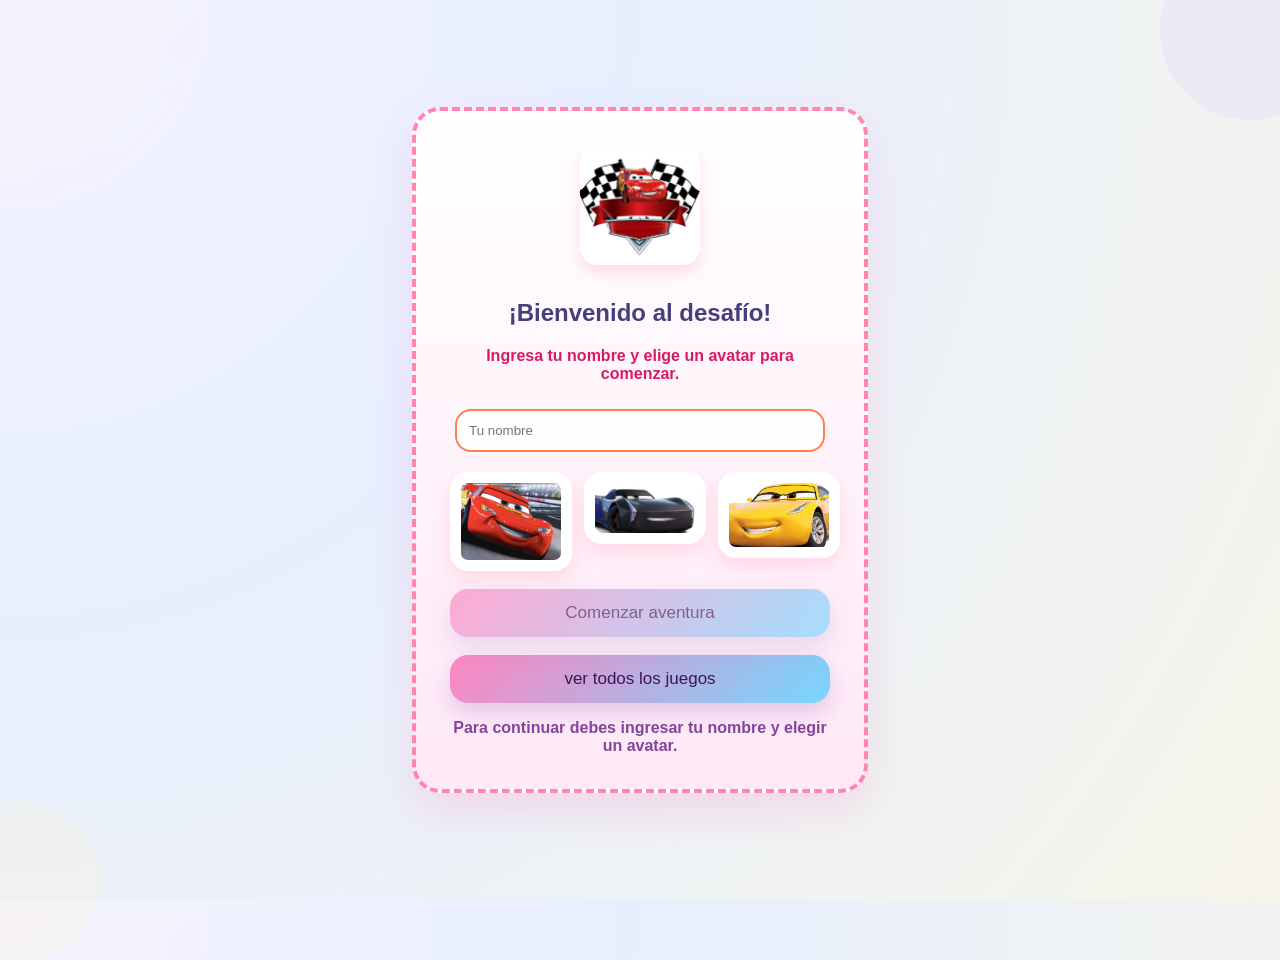
<file: index.html>
<!DOCTYPE html>
<html lang="es">

<head>
    <meta charset="UTF-8">
    <meta name="viewport" content="width=device-width, initial-scale=1.0">
    <title>Inicio - Juegos</title>
    <link rel="icon" href="img/icono.png" type="image/png">
    <link rel="stylesheet" href="css/estilo_inicio.css">
</head>

<body>
    <div class="container">
        <img src="img/logo principal.png" alt="Logo juego" class="logo">
        <h2>¡Bienvenido al desafío!</h2>
        <p class="subtitulo">Ingresa tu nombre y elige un avatar para comenzar.</p>

        <input id="nombre" type="text" placeholder="Tu nombre">

        <div class="avatars">
            <img src="img/avatar1.png" alt="Avatar 1" onclick="seleccionar(this)">
            <img src="img/avatar2.png" alt="Avatar 2" onclick="seleccionar(this)">
            <img src="img/avatar3.png" alt="Avatar 3" onclick="seleccionar(this)">
        </div>

        <button id="btn" onclick="ingresar()">Comenzar aventura</button>
        <button type="button" onclick="window.location.href='todos.html'">ver todos los juegos</button>
        <div id="feedback" class="mensaje-voz"></div>
    </div>

    <script src="js/index.js"></script>
</body>

</html>
</file>
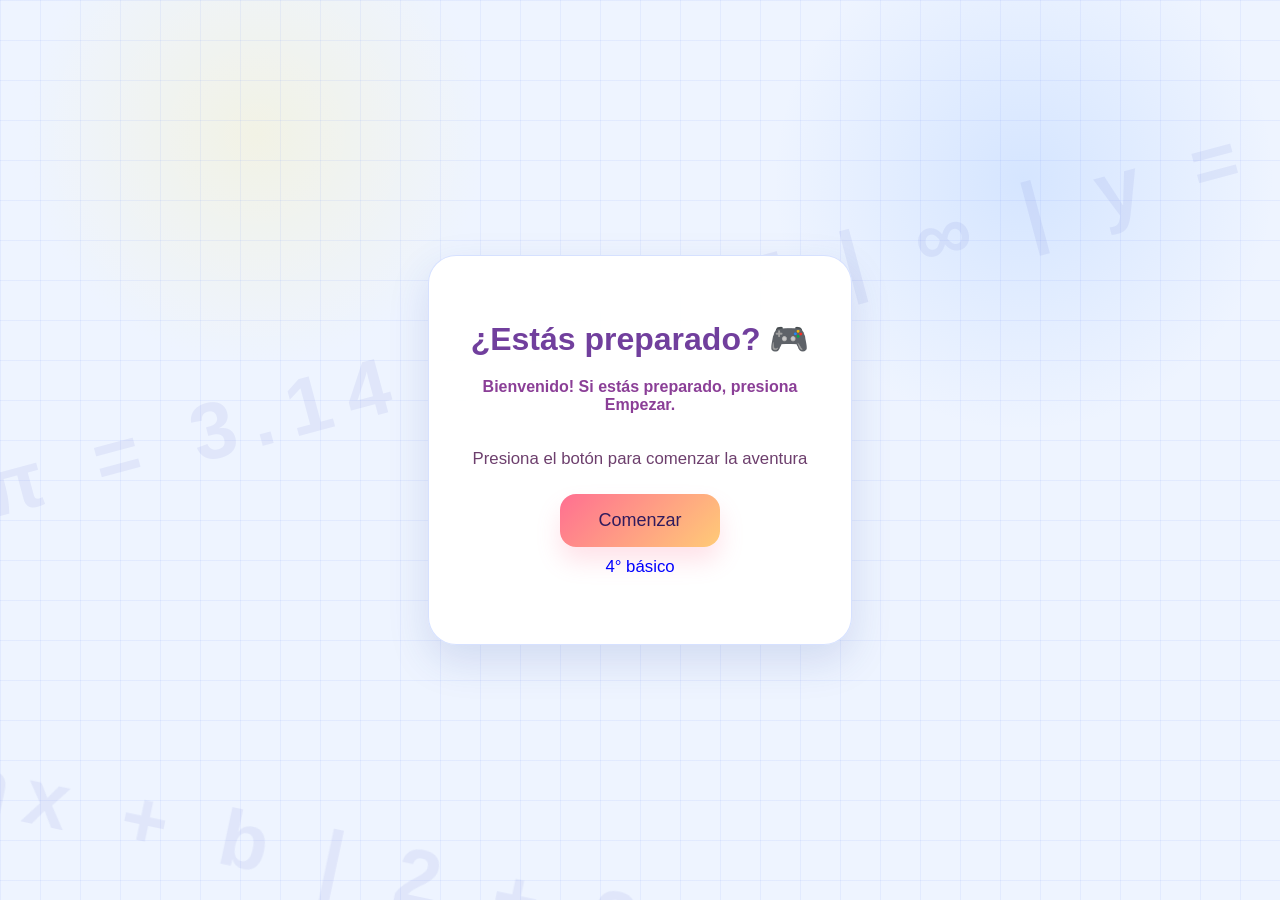
<file: bienvenida.html>
<!DOCTYPE html>
<html lang="es">

<head>
    <meta charset="UTF-8">
    <meta name="viewport" content="width=device-width, initial-scale=1.0">
    <title>Preparado</title>
    
    <link rel="icon" href="img/icono.png" type="image/png">

    <link rel="stylesheet" href="css/preparado.css">
</head>

<body>

<div class="fondo-matematico"></div>
<div class="container">


    <h1>¿Estás preparado? 🎮</h1>

    <!-- Mostrar nombre -->
    <h2 id="nombreJugador"></h2>

    <!-- Mensaje de voz -->
    <div id="mensajeVoz" class="mensaje-voz"></div>

    <!-- Mostrar avatar -->
    <img id="avatar" width="120">

    <p>Presiona el botón para comenzar la aventura</p>

    <button onclick="empezar()">Comenzar</button>
    <p style="color: blue; margin-top: 10px;">4° básico</p>

</div>

<script src="js/bienvenida.js"></script>

</body>
</html>
</file>
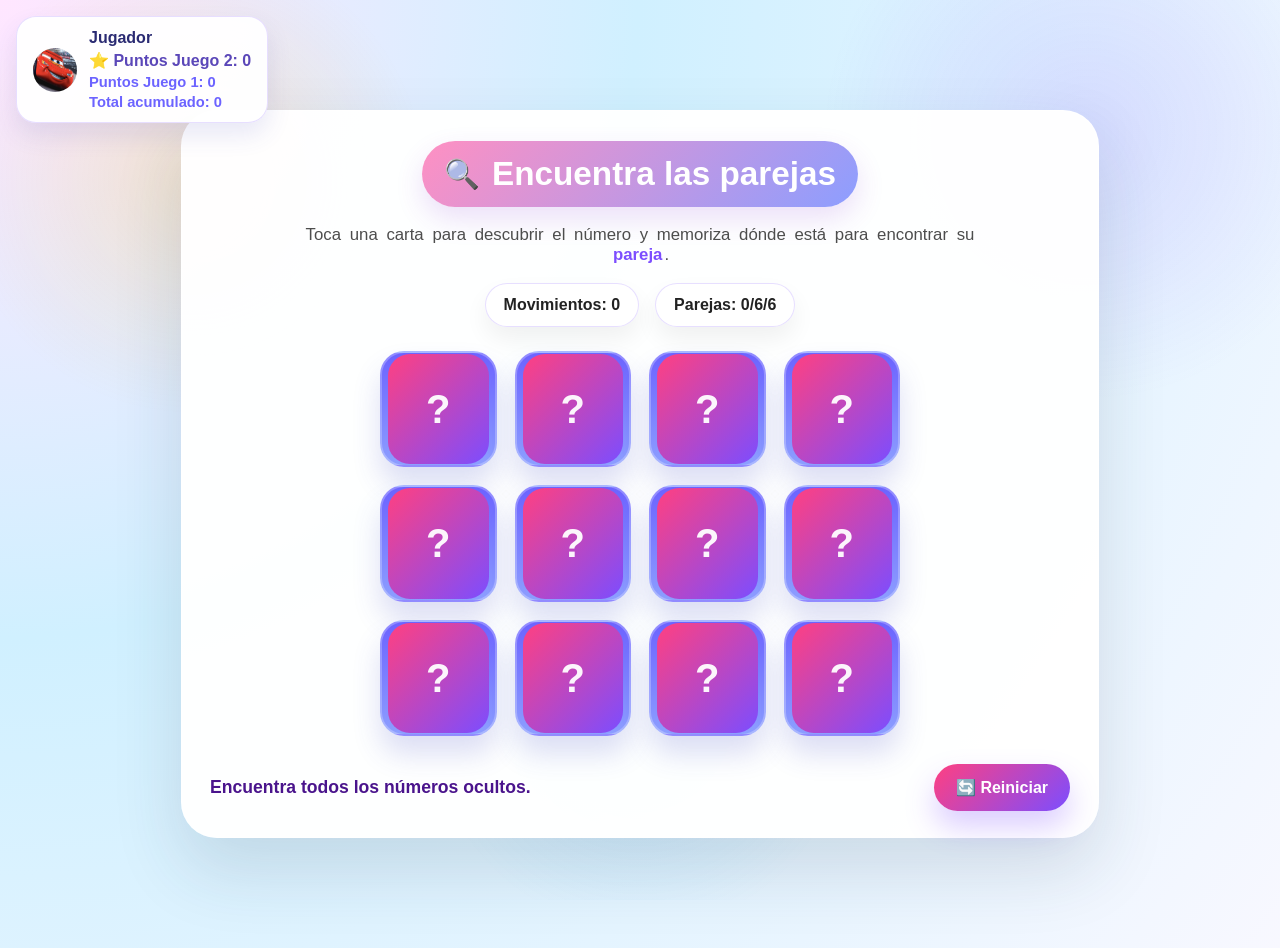
<file: juego2.html>
<!DOCTYPE html>
<html lang="es">
<head>
    <meta charset="UTF-8">
    <meta name="viewport" content="width=device-width, initial-scale=1.0">
    <title>Juego de Memoria de Números</title>
    <link rel="stylesheet" href="css/juego2.css">
    <link rel="icon" href="img/icono.png" type="image/png">
</head>
<body>
    <div class="page-bg"></div>
    <div id="confetti-container" class="confetti-container"></div>

    <div class="game-shell">
        <div class="player-panel">
            <div class="player-card">
                <img id="avatarJugador" class="player-avatar" src="img/avatar1.png" alt="Avatar jugador">
                <div class="player-info">
                    <div id="nombreJugador" class="player-name">Jugador</div>
                    <div id="puntajeJuego2" class="player-score">⭐ Puntos Juego 2: 0</div>
                    <div id="puntajeJuego1" class="player-subscore">Puntos Juego 1: 0</div>
                    <div id="puntajeTotal" class="player-subscore">Total acumulado: 0</div>
                </div>
            </div>
        </div>
        <header class="game-header">
            <div class="title-pill">
                <span class="icono">🔍</span>
                <h1>Encuentra las parejas</h1>
            </div>
            <p class="descripcion" id="textoAnimado">
                <span class="palabra">Toca</span>
                <span class="palabra">una</span>
                <span class="palabra">carta</span>
                <span class="palabra">para</span>
                <span class="palabra">descubrir</span>
                <span class="palabra">el</span>
                <span class="palabra">número</span>
                <span class="palabra">y</span>
                <span class="palabra">memoriza</span>
                <span class="palabra">dónde</span>
                <span class="palabra">está</span>
                <span class="palabra">para</span>
                <span class="palabra">encontrar</span>
                <span class="palabra">su</span>
                <span class="palabra pareja">pareja</span>.
            </p>
            <div class="stats-bar">
                <div class="stat">Movimientos: <span id="movimientos">0</span></div>
                <div class="stat">Parejas: <span id="parejas">0</span>/6</div>
            </div>
        </header>

        <div id="game" class="tablero"></div>

        <div class="result-row">
            <p id="mensaje" class="mensaje">Encuentra todas las parejas ocultas.</p>
            <button id="reiniciar" class="boton-reiniciar">🔄 Reiniciar</button>
        </div>
    </div>

    <script src="js/juego2.js"></script>
</body>
</html>
</file>
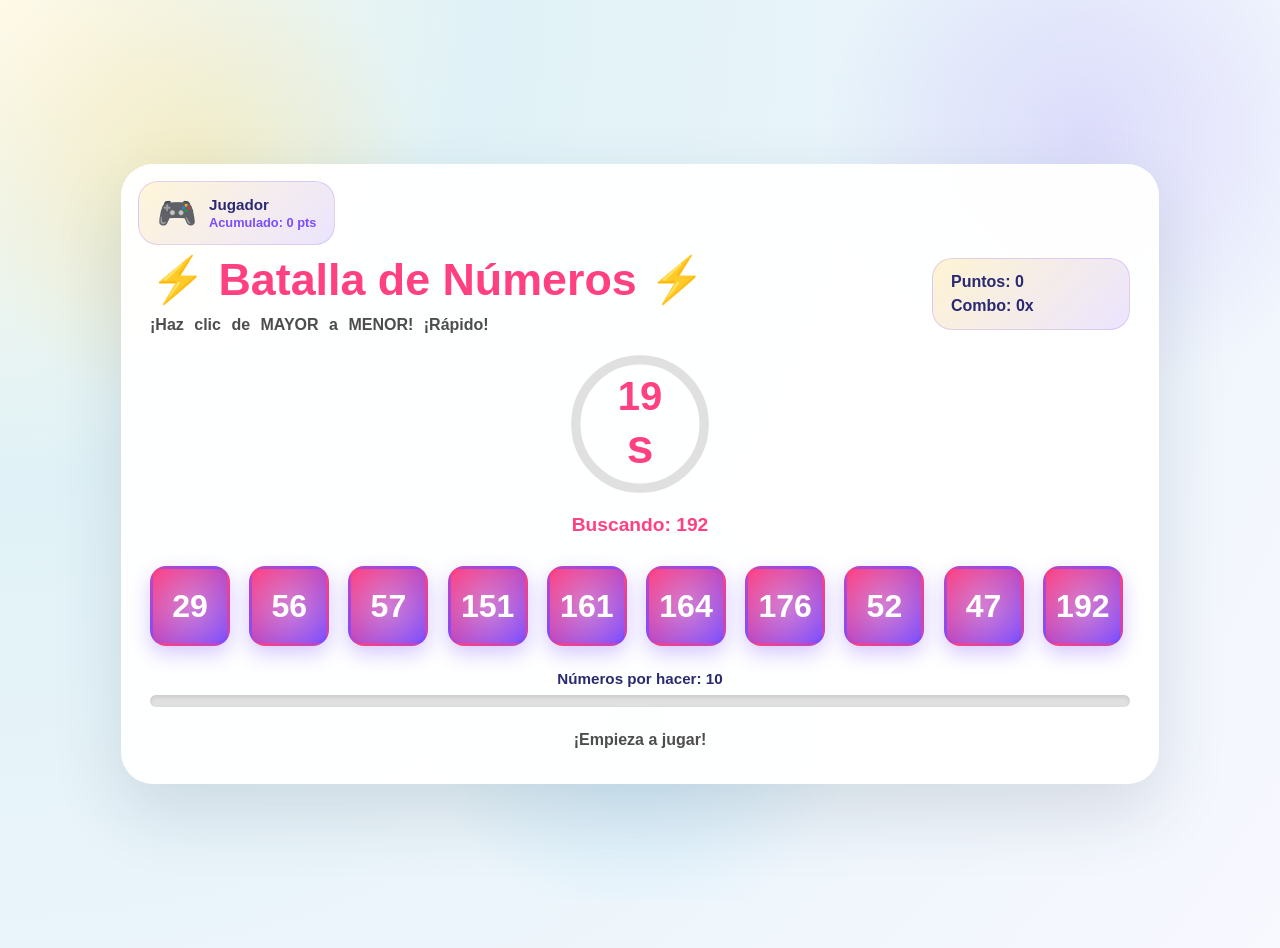
<file: juego4.html>
<!DOCTYPE html>
<html lang="es">
<head>
    <meta charset="UTF-8">
    <meta name="viewport" content="width=device-width, initial-scale=1.0">
    <title>Batalla de Números</title>
    <link rel="stylesheet" href="css/juego4.css">
    <link rel="icon" href="img/icono.png" type="image/png">
</head>
<body>
    <div class="page-bg"></div>
    <div id="confetti-container" class="confetti-container"></div>

    <div class="game-shell">
        <!-- Panel de Perfil -->
        <div class="player-panel">
            <div class="player-avatar">🎮</div>
            <div class="player-info">
                <p class="player-name" id="player-name">Jugador</p>
                <p class="player-subscore">Acumulado: <span id="player-accumulated">0</span> pts</p>
            </div>
        </div>

        <header class="game-header">
            <div class="top-row">
                <div>
                    <h1>⚡ Batalla de Números ⚡</h1>
                    <p class="descripcion">¡Haz clic de MAYOR a MENOR! ¡Rápido!</p>
                </div>
                <div class="score-card">
                    <div>Puntos: <span id="score">0</span></div>
                    <div>Combo: <span id="combo">0</span>x</div>
                </div>
            </div>
        </header>

        <!-- Temporizador y Barra -->
        <div class="timer-section">
            <div class="timer-circle">
                <svg viewBox="0 0 120 120">
                    <circle cx="60" cy="60" r="55" class="timer-bg"></circle>
                    <circle cx="60" cy="60" r="55" class="timer-progress" id="timer-progress"></circle>
                </svg>
                <div class="timer-text"><span id="timer">20</span>s</div>
            </div>
        </div>

        <div id="mensaje" class="mensaje">¡Comienza! 🚀</div>

        <!-- Grid de Números -->
        <div class="numeros-grid" id="numeros-grid"></div>

        <!-- Indicador de Progreso -->
        <div class="progress-section">
            <p>Números por hacer: <span id="remaining">0</span></p>
            <div class="progress-bar">
                <div class="progress-fill" id="progress-fill"></div>
            </div>
        </div>

        <!-- Botones Finales -->
        <div class="game-footer">
            <p id="estado" class="estado">¡Empieza a jugar!</p>
            <div id="botones-finales" class="botones-finales" style="display: none;">
                <button id="reiniciar" class="boton boton-reiniciar">🔄 Reiniciar</button>
                <button id="siguiente" class="boton boton-siguiente">Siguiente →</button>
            </div>
        </div>
    </div>

    <script src="js/juego4.js"></script>
</body>
</html>
</file>
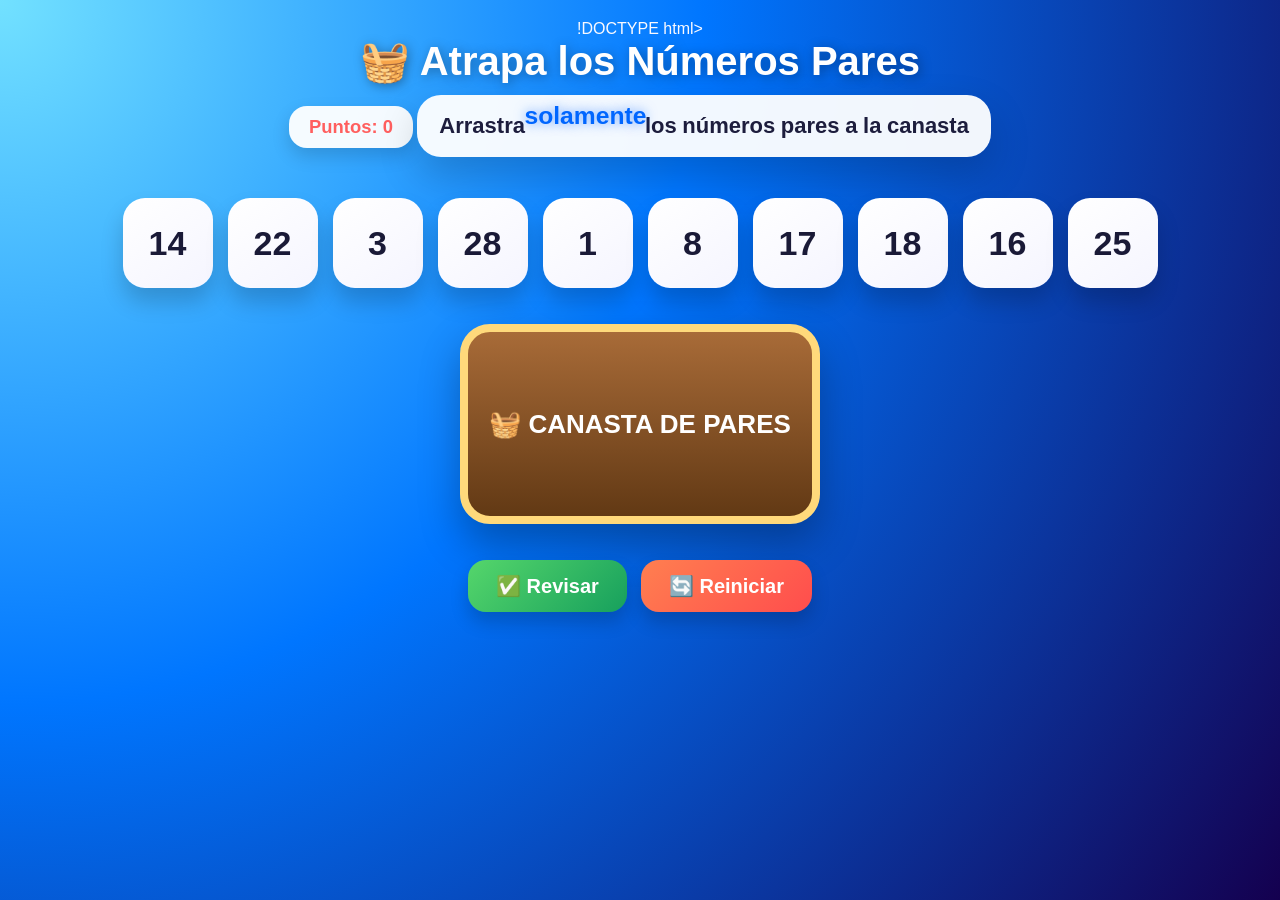
<file: juego5.html>
!DOCTYPE html>
<html lang="es">
<head>
    <meta charset="UTF-8">
    <meta name="viewport" content="width=device-width, initial-scale=1.0">
    <title>Canasta de Números Pares</title>
    <link rel="stylesheet" href="css/juego5.css">
</head>
<body>


    <h1>🧺 Atrapa los Números Pares</h1>


    <div class="puntuacion-display" id="puntuacion">Puntos: 0</div>


    <div class="pregunta" id="pregunta"></div>


    <div id="numeros" class="zona-numeros"></div>


    <div id="canasta" class="canasta">
        🧺 CANASTA DE PARES
    </div>


    <div class="botones">
        <button id="btnRevisar">✅ Revisar</button>
        <button id="btnReiniciar">🔄 Reiniciar</button>
        <a href="puntuacion.html" class="btn-puntuacion" id="btnPuntuaciones" style="display:none;">📊 Ver Puntuaciones</a>
    </div>


    <div id="mensaje"></div>
    <div id="confetti"></div>


    <script src="js/juego5.js"></script>


</body>
</html>
</file>
<file: css/estilo_inicio.css>
body {
        margin: 0;
        min-height: 100vh;
        font-family: 'Comic Sans MS', 'Comic Sans', Arial, sans-serif;
        background: radial-gradient(circle at top left, #f6f3ff, #e7efff 40%, #f7f5ea 100%);
        display: flex;
        justify-content: center;
        align-items: center;
        position: relative;
        overflow: hidden;
    }

    body::before,
    body::after {
        content: '';
        position: absolute;
        border-radius: 50%;
        opacity: 0.18;
    }

    body::before {
        width: 180px;
        height: 180px;
        background: #c8c4ff;
        top: -60px;
        right: -60px;
    }

    body::after {
        width: 160px;
        height: 160px;
        background: #fff5c2;
        bottom: -60px;
        left: -60px;
    }

    .container {
        background: linear-gradient(180deg, #ffffff, #ffe8f7);
        padding: 34px;
        width: 380px;
        border-radius: 28px;
        box-shadow: 0 18px 40px rgba(255, 105, 180, 0.18);
        text-align: center;
        border: 4px dashed rgba(255, 128, 171, 0.95);
        animation: aparecer 0.6s ease;
        position: relative;
        z-index: 1;
    }

    @keyframes aparecer {
        from { opacity: 0; transform: translateY(20px); }
        to { opacity: 1; transform: translateY(0); }
    }

    .logo {
        width: 120px;
        margin-bottom: 10px;
        border-radius: 18px;
        box-shadow: 0 8px 15px rgba(255,111,145,0.2);
    }

    h2, h3 {
        color: #463f7b;
        text-shadow: 1px 1px 0 rgba(255,255,255,0.7);
    }

    p {
        color: #76448a;
        font-size: 1rem;
        margin-bottom: 0;
    }

    input {
        width: 90%;
        padding: 12px;
        margin: 10px 0;
        border-radius: 16px;
        border: 2px solid #ff7f50;
        outline: none;
        transition: 0.3s;
        background: rgba(255,255,255,0.9);
    }

    input:focus {
        border-color: #ff4db4;
        box-shadow: 0 0 10px rgba(255,77,180,0.4);
    }

    .avatars {
        display: grid;
        grid-template-columns: repeat(3, 1fr);
        gap: 12px;
        margin-top: 10px;
    }

    .avatars img.activo {
    border: 4px solid #ff9800;
    border-radius: 50%;
    transform: scale(1.1);
    }

    .avatars img:hover {
        transform: scale(1.1);
    }

    .selected {
        border: 3px solid brown !important;
        transform: scale(1.1);
    }

    button {
        margin-top: 18px;
        padding: 14px;
        width: 100%;
        font-size: 17px;
        background: linear-gradient(135deg, #ff85c0, #76d6ff);
        color: #3b1656;
        border: none;
        border-radius: 18px;
        cursor: pointer;
        transition: 0.3s;
        box-shadow: 0 10px 22px rgba(96, 45, 150, 0.18);
    }

    button:disabled {
        background: #e0e0e0;
        color: #888;
        cursor: not-allowed;
        box-shadow: none;
    }

    button:hover:not(:disabled) {
        transform: translateY(-2px);
        background: linear-gradient(135deg, #ff4dc5, #4dc9ff);
    }

    button.animando {
        animation: ingresar-accion 0.4s ease;
    }

    @keyframes ingresar-accion {
        0% {
            transform: scale(1);
            box-shadow: 0 10px 22px rgba(96, 45, 150, 0.18);
        }
        50% {
            transform: scale(1.06);
            box-shadow: 0 14px 28px rgba(96, 45, 150, 0.22);
        }
        100% {
            transform: scale(1);
            box-shadow: 0 10px 22px rgba(96, 45, 150, 0.18);
        }
    }

    .mensaje-voz {
        min-height: 1.4rem;
        margin: 16px auto 0;
        color: #7d3c98;
        font-size: 1rem;
        font-weight: 700;
        opacity: 0.95;
    }

    .subtitulo {
        color: #d81b60;
        font-size: 1rem;
        margin: 0 0 16px;
        font-weight: 600;
    }

    .inactivo {
        opacity: 0.65;
    }

    .avatars img{
        width: 100px;
        cursor: pointer;
        border: 3px solid transparent;
        border-radius: 18px;
        transition: 0.3s;
        box-shadow: 0 8px 18px rgba(255, 111, 145, 0.18);
        background: #fff;
        padding: 8px;
    }

    .avatars img:hover{
        transform: scale(1.08);
    }

    .avatars img.activo{
        border: 4px solid #ffea00;
        border-radius: 50%;
        transform: scale(1.14);
        box-shadow: 0 10px 20px rgba(255, 235, 59, 0.25);
    }
    .confeti{

    position: fixed;

    width: 12px;
    height: 12px;

    top: -20px;

    border-radius: 50%;

    animation: caer linear forwards;

    z-index: 9999;
}

@keyframes caer{

    to{

        transform: translateY(110vh) rotate(720deg);

    }

}
</file>
<file: css/preparado.css>
body{
        margin: 0;
        padding: 0;
        font-family: 'Comic Sans MS', 'Comic Sans', Arial, sans-serif;
        background: #e9f1ff;
        min-height: 100vh;
        display: flex;
        justify-content: center;
        align-items: center;
        overflow: hidden;
        position: relative;
    }

    .fondo-matematico {
        position: fixed;
        inset: 0;
        z-index: 0;
        background-color: #eef4ff;
        background-image:
            linear-gradient(rgba(88, 115, 246, 0.08) 1px, transparent 1px),
            linear-gradient(90deg, rgba(88, 115, 246, 0.08) 1px, transparent 1px),
            radial-gradient(circle at 20% 15%, rgba(255, 237, 147, 0.24), transparent 18%),
            radial-gradient(circle at 80% 20%, rgba(114, 170, 255, 0.2), transparent 20%);
        background-size: 40px 40px, 40px 40px, auto, auto;
        pointer-events: none;
    }

    .fondo-matematico::before,
    .fondo-matematico::after {
        content: 'π  = 3.14  |  √x  |  Σ  |  ∞  |  y = mx + b  |  2 + 2 = 4  |  5² = 25';
        position: absolute;
        font-size: 5rem;
        font-weight: 800;
        color: rgba(62, 82, 185, 0.08);
        white-space: nowrap;
        letter-spacing: 0.2em;
        pointer-events: none;
    }

    .fondo-matematico::before {
        top: 10%;
        left: -5%;
        transform: rotate(-15deg);
    }

    .fondo-matematico::after {
        bottom: 8%;
        right: -5%;
        transform: rotate(12deg);
    }

    .container{
        background: rgba(255,255,255,0.98);
        padding: 42px;
        border-radius: 28px;
        text-align: center;
        box-shadow: 0 16px 40px rgba(49, 72, 160, 0.15);
        border: 1px solid rgba(139, 169, 255, 0.35);
        position: relative;
        z-index: 1;
    }

    h1{
        color: #713f9d;
        margin-bottom: 12px;
        text-shadow: 1px 1px 0 rgba(255,255,255,0.8);
    }

    h2 {
        color: #f15bb5;
        margin-bottom: 16px;
    }

    p{
        color: #6d3f6d;
        margin-bottom: 25px;
        font-size: 1.05rem;
    }

    button{
        background: linear-gradient(135deg, #ff6f91, #ffcb77);
        color: #311b5d;
        border: none;
        padding: 16px 38px;
        font-size: 18px;
        border-radius: 16px;
        cursor: pointer;
        transition: 0.3s;
        box-shadow: 0 14px 24px rgba(255,111,145,0.2);
    }

    button:hover{
        background: linear-gradient(135deg, #ff4db4, #ffb347);
        transform: scale(1.04);
    }

    .confeti {
        position: fixed;
        top: -20px;
        width: 8px;
        height: 8px;
        border-radius: 50%;
        opacity: 0.9;
        z-index: 9999;
        animation: caerConfeti linear forwards;
    }

    @keyframes caerConfeti {
        to {
            transform: translateY(110vh) rotate(720deg);
            opacity: 0;
        }
    }

    .mensaje-voz {
        margin: 16px auto 0;
        color: #8b3f97;
        font-size: 1rem;
        font-weight: 700;
        max-width: 320px;
    }

    .usuario{
        position: absolute;
        top: 20px;
        right: 20px;

        display: flex;
        align-items: center;
        gap: 10px;

        background: white;
        padding: 10px 15px;
        border-radius: 15px;

        box-shadow: 0 4px 10px rgba(0,0,0,0.2);
    }

    .usuario img{
        width: 50px;
        height: 50px;
        border-radius: 50%;
        object-fit: cover;
    }

    .usuario span{
        font-size: 18px;
        font-weight: bold;
    }
</file>
<file: css/juego2.css>
body {
    margin: 0;
    min-height: 100vh;
    font-family: 'Comic Sans MS', 'Comic Sans', Arial, sans-serif;
    background: radial-gradient(circle at top left, #ffe6ff, #d0f0ff 40%, #f8f8ff 100%);
    color: #222;
    display: flex;
    justify-content: center;
    align-items: center;
    padding: 24px;
}

.page-bg {
    position: fixed;
    inset: 0;
    background-image:
        radial-gradient(circle at 15% 20%, rgba(255, 193, 7, 0.18), transparent 18%),
        radial-gradient(circle at 85% 15%, rgba(124, 77, 255, 0.15), transparent 20%),
        radial-gradient(circle at 50% 80%, rgba(3, 169, 244, 0.12), transparent 22%);
    pointer-events: none;
}

.palabra {
    display: inline-block;
    margin: 0 2px;
    transition: all 0.3s ease;
}

.palabra.animate {
    animation: saltarPalabra 0.5s ease-in-out;
}

.palabra.pareja {
    font-weight: bold;
    color: #7c4dff;
}

@keyframes saltarPalabra {
    0% {
        transform: translateY(0) scale(1) rotate(0deg);
    }
    50% {
        transform: translateY(-15px) scale(1.15) rotate(-5deg);
    }
    100% {
        transform: translateY(0) scale(1) rotate(0deg);
    }
}

.confetti-container {
    position: fixed;
    inset: 0;
    pointer-events: none;
    overflow: hidden;
    z-index: 999;
}

.confetti-piece {
    position: absolute;
    width: 10px;
    height: 22px;
    border-radius: 3px;
    opacity: 0.95;
    animation: caerConfeti 1.8s ease-out forwards;
}

@keyframes caerConfeti {
    0% {
        transform: translateY(0) rotate(0deg);
        opacity: 1;
    }
    100% {
        transform: translateY(120vh) rotate(720deg);
        opacity: 0;
    }
}

.game-shell {
    position: relative;
    z-index: 1;
    width: min(98vw, 860px);
    padding: 30px 28px 26px;
    border-radius: 36px;
    background: rgba(255, 255, 255, 0.96);
    box-shadow: 0 32px 70px rgba(34, 60, 80, 0.14);
    border: 1px solid rgba(255, 255, 255, 0.72);
}

.player-panel {
    position: fixed;
    top: 16px;
    left: 16px;
    z-index: 999;
}

.player-card {
    display: flex;
    align-items: center;
    gap: 12px;
    padding: 12px 16px;
    border-radius: 20px;
    background: rgba(255, 255, 255, 0.95);
    border: 1px solid rgba(124, 77, 255, 0.18);
    box-shadow: 0 12px 24px rgba(67, 70, 193, 0.12);
}

.player-avatar {
    width: 44px;
    height: 44px;
    border-radius: 50%;
    display: grid;
    place-items: center;
    background: linear-gradient(135deg, #ff90c2, #8c9eff);
    color: white;
    font-size: 1.2rem;
}

.player-info {
    display: flex;
    flex-direction: column;
    align-items: flex-start;
    gap: 4px;
}

.player-subscore {
    margin: 0;
    color: #6c63ff;
    font-size: 0.92rem;
    font-weight: 600;
}

.player-name {
    font-weight: 800;
    color: #2a2a72;
}

.player-score {
    color: #5b47b8;
    font-weight: 700;
}

.game-header {
    text-align: center;
    margin-bottom: 24px;
}

.title-pill {
    display: inline-flex;
    align-items: center;
    gap: 12px;
    padding: 14px 22px;
    border-radius: 999px;
    background: linear-gradient(135deg, #ff90c2, #8c9eff);
    color: white;
    box-shadow: 0 12px 28px rgba(134, 56, 213, 0.16);
}

.title-pill h1 {
    margin: 0;
    font-size: clamp(1.8rem, 2.6vw, 2.6rem);
}

.icono {
    font-size: 1.8rem;
}

.descripcion {
    margin: 18px auto 0;
    max-width: 720px;
    font-size: 1.05rem;
    color: #4d4d4d;
}

.stats-bar {
    display: flex;
    justify-content: center;
    flex-wrap: wrap;
    gap: 16px;
    margin-top: 18px;
}

.stat {
    padding: 12px 18px;
    border-radius: 999px;
    background: rgba(255, 255, 255, 0.92);
    border: 1px solid rgba(124, 77, 255, 0.18);
    box-shadow: 0 12px 24px rgba(0, 0, 0, 0.06);
    font-weight: 700;
}

.tablero {
    display: grid;
    grid-template-columns: repeat(4, minmax(100px, 1fr));
    gap: 18px;
    margin: 24px auto 0;
    width: min(520px, 100%);
    justify-content: center;
}

.card {
    width: 100%;
    aspect-ratio: 1 / 1;
    border-radius: 24px;
    background: linear-gradient(180deg, #6c63ff, #8c9eff);
    box-shadow: 0 18px 28px rgba(67, 70, 193, 0.18);
    cursor: pointer;
    overflow: hidden;
    border: 2px solid rgba(255, 255, 255, 0.25);
    transition: transform 0.25s ease, box-shadow 0.25s ease;
    perspective: 800px;
}

.card:hover:not(.flipped):not(.matched) {
    transform: translateY(-4px);
}

.card-inner {
    width: 100%;
    height: 100%;
    position: relative;
    transform-style: preserve-3d;
    transition: transform 0.45s ease;
}

.card.flipped .card-inner,
.card.matched .card-inner {
    transform: rotateY(180deg);
}

.card-face {
    position: absolute;
    inset: 0;
    display: flex;
    justify-content: center;
    align-items: center;
    border-radius: 22px;
    backface-visibility: hidden;
}

.card-front {
    background: linear-gradient(135deg, #ff4081, #7c4dff);
    color: rgba(255, 255, 255, 0.95);
    font-size: clamp(2.5rem, 3vw, 3.5rem);
    font-weight: 900;
}

.card-back {
    background: #ffffff;
    color: #2a2a72;
    transform: rotateY(180deg);
    box-shadow: inset 0 0 0 1px rgba(33, 33, 33, 0.05);
    font-size: clamp(2rem, 3vw, 3rem);
    font-weight: 900;
}

.card.matched .card-back {
    background: linear-gradient(135deg, #43e97b, #38a169);
    color: white;
}

.result-row {
    display: flex;
    flex-wrap: wrap;
    justify-content: space-between;
    align-items: center;
    gap: 16px;
    margin-top: 28px;
}

.mensaje {
    flex: 1 1 280px;
    margin: 0;
    font-size: 1.1rem;
    font-weight: 700;
    color: #4a148c;
}

.boton-reiniciar {
    border: none;
    border-radius: 999px;
    padding: 14px 22px;
    background: linear-gradient(135deg, #ff4081, #7c4dff);
    color: white;
    font-size: 1rem;
    font-weight: 800;
    cursor: pointer;
    box-shadow: 0 16px 30px rgba(124, 77, 255, 0.28);
    transition: transform 0.2s ease, box-shadow 0.2s ease;
}

.boton-reiniciar:hover {
    transform: translateY(-2px);
    box-shadow: 0 20px 34px rgba(124, 77, 255, 0.34);
}

@media (max-width: 620px) {
    .tablero {
        grid-template-columns: repeat(3, minmax(100px, 1fr));
    }
}

@media (max-width: 460px) {
    .tablero {
        grid-template-columns: repeat(2, minmax(100px, 1fr));
    }
}

@media (max-width: 420px) {
    .game-shell {
        padding: 20px;
    }

    .title-pill {
        flex-direction: column;
        gap: 8px;
    }
}
</file>
<file: css/juego4.css>
body {
    margin: 0;
    min-height: 100vh;
    font-family: 'Comic Sans MS', 'Comic Sans', Arial, sans-serif;
    background: radial-gradient(circle at top left, #fff9e6, #e0f2f7 30%, #f8f8ff 100%);
    color: #2a2a72;
    display: flex;
    justify-content: center;
    align-items: center;
    padding: 24px;
}

.page-bg {
    position: fixed;
    inset: 0;
    background-image:
        radial-gradient(circle at 15% 20%, rgba(255, 193, 7, 0.18), transparent 18%),
        radial-gradient(circle at 85% 15%, rgba(124, 77, 255, 0.15), transparent 20%),
        radial-gradient(circle at 50% 80%, rgba(3, 169, 244, 0.12), transparent 22%);
    pointer-events: none;
}

.confetti-container {
    position: fixed;
    inset: 0;
    pointer-events: none;
    overflow: hidden;
    z-index: 999;
}

.confetti-piece {
    position: absolute;
    width: 10px;
    height: 22px;
    border-radius: 4px;
    opacity: 0.9;
    animation: caerConfeti 1.8s ease-out forwards;
}

@keyframes caerConfeti {
    0% {
        transform: translateY(0) rotate(0deg);
        opacity: 1;
    }
    100% {
        transform: translateY(120vh) rotate(720deg);
        opacity: 0;
    }
}

.game-shell {
    position: relative;
    z-index: 1;
    width: min(98vw, 980px);
    padding: 28px;
    border-radius: 32px;
    background: rgba(255, 255, 255, 0.96);
    box-shadow: 0 28px 70px rgba(34, 60, 80, 0.14);
    border: 1px solid rgba(255, 255, 255, 0.72);
}

/* Panel de Perfil */
.player-panel {
    position: absolute;
    top: 16px;
    left: 16px;
    display: flex;
    align-items: center;
    gap: 12px;
    padding: 12px 18px;
    background: linear-gradient(135deg, rgba(255, 193, 7, 0.15), rgba(124, 77, 255, 0.15));
    border-radius: 20px;
    border: 1px solid rgba(124, 77, 255, 0.2);
}

.player-avatar {
    font-size: 2rem;
}

.player-info {
    display: flex;
    flex-direction: column;
    gap: 2px;
}

.player-name {
    margin: 0;
    font-size: 0.95rem;
    font-weight: 800;
    color: #2a2a72;
}

.player-subscore {
    margin: 0;
    font-size: 0.8rem;
    color: #7c4dff;
    font-weight: 700;
}

.game-header {
    margin-bottom: 20px;
    margin-top: 60px;
}

.top-row {
    display: flex;
    justify-content: space-between;
    align-items: center;
    gap: 20px;
    flex-wrap: wrap;
}

.game-header h1 {
    margin: 0;
    font-size: clamp(2rem, 3.5vw, 3rem);
    color: #ff4081;
}

.descripcion {
    margin: 10px 0 0;
    color: #4d4d4d;
    font-size: 1rem;
    font-weight: 700;
}

/* Palabras animadas sincronizadas con el audio */
.descripcion .palabra {
    display: inline-block;
    margin-right: 6px;
    transition: transform 0.25s ease, color 0.25s ease;
}

.descripcion .palabra.animate {
    animation: palabraMove 0.6s ease forwards;
    color: #ff4081;
}

@keyframes palabraMove {
    0% { transform: translateY(0) scale(1); }
    40% { transform: translateY(-8px) scale(1.06); }
    100% { transform: translateY(0) scale(1); }
}

.score-card {
    display: inline-flex;
    flex-direction: column;
    gap: 6px;
    padding: 14px 18px;
    border-radius: 20px;
    background: linear-gradient(135deg, rgba(255, 193, 7, 0.18), rgba(124, 77, 255, 0.15));
    border: 1px solid rgba(124, 77, 255, 0.2);
    color: #2a2a72;
    font-weight: 700;
    min-width: 160px;
}

/* Temporizador */
.timer-section {
    display: flex;
    justify-content: center;
    margin: 20px 0;
}

.timer-circle {
    position: relative;
    width: 140px;
    height: 140px;
}

.timer-circle svg {
    width: 100%;
    height: 100%;
    transform: rotate(-90deg);
}

.timer-bg {
    fill: none;
    stroke: #e0e0e0;
    stroke-width: 8;
}

.timer-progress {
    fill: none;
    stroke: url(#timerGradient);
    stroke-width: 8;
    stroke-linecap: round;
    stroke-dasharray: 345.575;
    stroke-dashoffset: 0;
    transition: stroke-dashoffset 0.1s linear;
}

.timer-text {
    position: absolute;
    top: 50%;
    left: 50%;
    transform: translate(-50%, -50%);
    font-size: 3rem;
    font-weight: 900;
    color: #ff4081;
    text-align: center;
}

.timer-text span {
    display: block;
    font-size: 2.5rem;
}

/* Grid de Números */
.numeros-grid {
    display: grid;
    grid-template-columns: repeat(auto-fit, minmax(80px, 1fr));
    gap: 12px;
    margin: 24px 0;
    max-width: 100%;
}

.numero {
    display: flex;
    align-items: center;
    justify-content: center;
    width: 80px;
    height: 80px;
    background: linear-gradient(135deg, #ff4081, #7c4dff);
    color: white;
    font-size: 2rem;
    font-weight: 900;
    border-radius: 16px;
    cursor: pointer;
    user-select: none;
    border: 3px solid transparent;
    transition: all 0.2s ease;
    box-shadow: 0 8px 20px rgba(124, 77, 255, 0.3);
    position: relative;
    overflow: hidden;
}

.numero::before {
    content: '';
    position: absolute;
    top: 0;
    left: 0;
    width: 100%;
    height: 100%;
    background: radial-gradient(circle at center, rgba(255, 255, 255, 0.3), transparent);
    pointer-events: none;
}

.numero:hover:not(.disabled):not(.correcto):not(.incorrecto) {
    transform: scale(1.1) translateY(-4px);
    box-shadow: 0 12px 30px rgba(124, 77, 255, 0.4);
}

.numero.correcto {
    background: linear-gradient(135deg, #43a047, #2e7d32);
    transform: scale(0.9);
    box-shadow: 0 0 30px rgba(67, 160, 71, 0.6);
    animation: acierto 0.6s ease-out;
}

.numero.incorrecto {
    background: linear-gradient(135deg, #e53935, #c62828);
    animation: error 0.6s ease-out;
    border-color: #fff;
}

.numero.disabled {
    opacity: 0.3;
    cursor: not-allowed;
    transform: scale(0.85);
}

.numero.pulse {
    animation: pulse 0.6s ease-out;
}

@keyframes acierto {
    0% {
        transform: scale(1);
        opacity: 1;
    }
    50% {
        transform: scale(1.3) rotate(10deg);
    }
    100% {
        transform: scale(0.9);
        opacity: 0.5;
    }
}

@keyframes error {
    0%, 100% { transform: translateX(0) rotate(0deg); }
    25% { transform: translateX(-10px) rotate(-2deg); }
    50% { transform: translateX(10px) rotate(2deg); }
    75% { transform: translateX(-5px) rotate(-1deg); }
}

@keyframes pulse {
    0%, 100% { transform: scale(1); }
    50% { transform: scale(1.15); }
}

/* Barra de Progreso */
.progress-section {
    margin: 16px 0;
    text-align: center;
}

.progress-section p {
    margin: 0 0 8px;
    font-size: 0.95rem;
    color: #2a2a72;
    font-weight: 700;
}

.progress-bar {
    width: 100%;
    height: 12px;
    background: #e0e0e0;
    border-radius: 999px;
    overflow: hidden;
    box-shadow: inset 0 2px 4px rgba(0, 0, 0, 0.1);
}

.progress-fill {
    height: 100%;
    background: linear-gradient(90deg, #43a047, #ff4081, #7c4dff);
    width: 0%;
    transition: width 0.3s ease;
    border-radius: 999px;
}

/* Mensajes y Estado */
.mensaje {
    text-align: center;
    font-size: 1.2rem;
    font-weight: 800;
    color: #ff4081;
    margin: 12px 0;
    min-height: 28px;
    animation: fadeIn 0.4s ease;
}

.estado {
    text-align: center;
    font-size: 1rem;
    color: #4d4d4d;
    margin: 0;
    font-weight: 700;
    min-height: 24px;
}

@keyframes fadeIn {
    from { opacity: 0; }
    to { opacity: 1; }
}

/* Botones */
.boton {
    border: none;
    border-radius: 999px;
    padding: 14px 22px;
    background: linear-gradient(135deg, #ff4081, #7c4dff);
    color: white;
    font-size: 1rem;
    font-weight: 800;
    cursor: pointer;
    box-shadow: 0 14px 30px rgba(124, 77, 255, 0.3);
    transition: transform 0.2s ease, box-shadow 0.2s ease;
}

.boton:hover {
    transform: translateY(-2px);
    box-shadow: 0 18px 34px rgba(124, 77, 255, 0.35);
}

.botones-finales {
    display: flex;
    gap: 16px;
    justify-content: center;
    flex-wrap: wrap;
}

.boton-reiniciar {
    background: linear-gradient(135deg, #ff9800, #ff6f00);
}

.boton-reiniciar:hover {
    box-shadow: 0 18px 34px rgba(255, 152, 0, 0.35);
}

.boton-siguiente {
    background: linear-gradient(135deg, #43a047, #2e7d32);
}

.boton-siguiente:hover {
    box-shadow: 0 18px 34px rgba(67, 160, 71, 0.35);
}

.game-footer {
    margin-top: 24px;
    display: flex;
    flex-direction: column;
    align-items: center;
    justify-content: center;
    gap: 16px;
}

@media (max-width: 680px) {
    .numeros-grid {
        grid-template-columns: repeat(3, 1fr);
    }
    
    .numero {
        width: 70px;
        height: 70px;
        font-size: 1.6rem;
    }
    
    .timer-circle {
        width: 110px;
        height: 110px;
    }
    
    .timer-text {
        font-size: 2.2rem;
    }
}
</file>
<file: css/juego5.css>
*{
    margin:0;
    padding:0;
    box-sizing:border-box;
}


body{
    font-family: 'Segoe UI', Tahoma, Geneva, Verdana, sans-serif;
    text-align:center;
    min-height:100vh;
    background: radial-gradient(circle at top left, #72e1ff 0%, #0076ff 45%, #14004f 100%);
    padding:20px;
    color:#f9f9ff;
    overflow-x:hidden;
}


h1{
    color:#fff;
    margin-bottom:10px;
    text-shadow:2px 2px 12px rgba(0,0,0,.35);
    font-size:2.5rem;
}


.puntuacion-display{
    display:inline-block;
    background: rgba(255,255,255,.95);
    color:#ff5f5f;
    padding:10px 20px;
    border-radius:18px;
    font-weight:700;
    font-size:1.15rem;
    box-shadow:0 8px 18px rgba(0,0,0,.15);
    margin-bottom:15px;
}


.pregunta{
    background: rgba(255,255,255,.95);
    max-width:760px;
    margin:0 auto;
    padding:18px 22px;
    border-radius:24px;
    font-size:22px;
    font-weight:700;
    color:#1d1d3d;
    box-shadow:0 18px 40px rgba(0,0,0,.18);
    display:inline-flex;
    flex-wrap:wrap;
    justify-content:center;
    gap:.35rem;
}


.pregunta span{
    display:inline-block;
    transition:.3s ease;
}


.pregunta span.activo{
    transform:translateY(-10px) scale(1.12);
    color:#0066ff;
    text-shadow:0 0 10px rgba(0,102,255,.6);
}


.btn-instruccion{
    margin-top:14px;
    background: linear-gradient(135deg, #3f8cff, #1bb3ff);
    color:white;
    border:none;
    border-radius:18px;
    padding:12px 22px;
    font-size:18px;
    cursor:pointer;
    box-shadow:0 10px 20px rgba(0,0,0,.18);
    transition:.2s ease;
}


.btn-instruccion:hover{
    transform:translateY(-2px);
    background: linear-gradient(135deg, #5aa8ff, #3cd0ff);
}


.zona-numeros{
    display:flex;
    justify-content:center;
    gap:15px;
    flex-wrap:wrap;
    margin-top:35px;
}


.numero{
    width:90px;
    height:90px;
    border-radius:22px;
    background: linear-gradient(145deg, #ffffff, #f5f5ff);
    display:flex;
    justify-content:center;
    align-items:center;
    font-size:34px;
    font-weight:800;
    cursor:grab;
    box-shadow:0 14px 22px rgba(0,0,0,.18);
    transition:.25s ease;
    color:#1a1a37;
}


.numero:active,
.numero:hover{
    transform:translateY(-6px) scale(1.05);
    box-shadow:0 22px 30px rgba(0,0,0,.25);
}


.canasta{
    width:360px;
    min-height:200px;
    margin:36px auto;
    background: linear-gradient(180deg, #a86b38 0%, #623914 100%);
    border:8px solid #ffd97b;
    border-radius:30px;
    color:white;
    font-size:26px;
    font-weight:bold;
    display:flex;
    flex-wrap:wrap;
    justify-content:center;
    align-items:center;
    gap:10px;
    padding:20px;
    box-shadow:0 20px 40px rgba(0,0,0,.28);
}


.canasta.resaltado{
    border-color: #ffe066;
    box-shadow:0 0 0 10px rgba(255,220,100,.18);
}


.numero-canasta{
    width:54px;
    height:54px;
    border-radius:14px;
    background:#ffffff;
    color:#15152d;
    display:flex;
    justify-content:center;
    align-items:center;
    font-weight:800;
    box-shadow:0 8px 15px rgba(0,0,0,.18);
}


.botones{
    display:flex;
    justify-content:center;
    gap:14px;
    margin-top:20px;
    flex-wrap:wrap;
}


button,
.btn-puntuacion{
    padding:14px 28px;
    border:none;
    border-radius:18px;
    background: linear-gradient(135deg, #55d66b, #17a05d);
    color:white;
    font-size:20px;
    font-weight:700;
    cursor:pointer;
    transition:.2s ease;
    box-shadow:0 10px 18px rgba(0,0,0,.18);
    text-decoration:none;
    display:inline-block;
}


.btn-puntuacion{
    background: linear-gradient(135deg, #667eea, #764ba2);
}


button:hover,
.btn-puntuacion:hover{
    transform:translateY(-2px);
}


button#btnReiniciar{
    background: linear-gradient(135deg, #ff7f50, #ff4d4d);
}


button#btnReiniciar:hover{
    background: linear-gradient(135deg, #ff8f60, #ff5d5d);
}


#mensaje{
    margin-top:22px;
    font-size:28px;
    font-weight:800;
    text-shadow:0 0 20px rgba(255,255,255,.25);
}


.correcto{
    color:#ceffb3;
}


.incorrecto{
    color:#ffb6b6;
}


#confetti{
    position:fixed;
    inset:0;
    pointer-events:none;
    overflow:hidden;
    z-index:999;
}


.confetti-piece{
    position:absolute;
    width:10px;
    height:18px;
    border-radius:3px;
    opacity:.92;
    animation:confetti-fall 1600ms ease-out forwards;
}


@keyframes confetti-fall{
    0%{
        transform:translateY(0) rotate(0deg);
        opacity:1;
    }
    100%{
        transform:translateY(120vh) rotate(720deg);
        opacity:0;
    }
}


body{
    overflow-x:hidden;
}


#confetti{
    position:fixed;
    inset:0;
    pointer-events:none;
    overflow:hidden;
    z-index:1000;
}


.confetti-piece{
    position:absolute;
    width:10px;
    height:18px;
    border-radius:3px;
    opacity:.9;
    animation:confetti-fall 1400ms ease-out forwards;
}


@keyframes confetti-fall{
    0%{
        transform:translateY(0) rotate(0deg);
        opacity:1;
    }
    100%{
        transform:translateY(120vh) rotate(720deg);
        opacity:0;
    }
}
</file>
